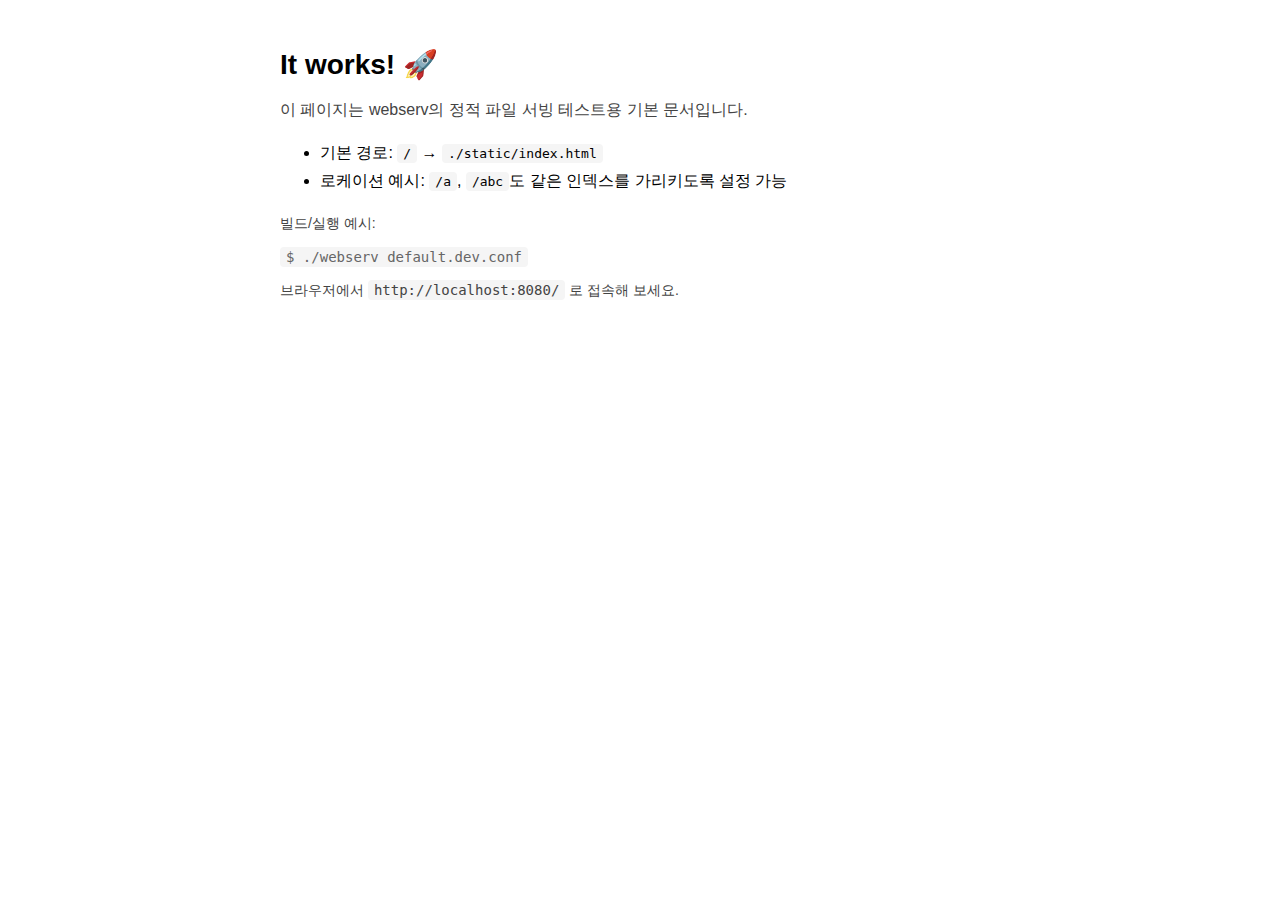
<file: static/index.html>
<!doctype html>
<html lang="ko">
  <head>
    <meta charset="utf-8" />
    <meta name="viewport" content="width=device-width, initial-scale=1" />
    <title>webserv static</title>
    <style>
      html, body { margin: 0; padding: 0; font-family: -apple-system, BlinkMacSystemFont, Segoe UI, Roboto, Noto Sans, Apple SD Gothic Neo, sans-serif; }
      .wrap { max-width: 720px; margin: 48px auto; padding: 0 16px; }
      h1 { font-size: 28px; margin: 0 0 8px; }
      p { color: #444; line-height: 1.6; }
      code { background: #f5f5f5; padding: 2px 6px; border-radius: 4px; }
      .note { margin-top: 16px; font-size: 14px; color: #666; }
      ul { line-height: 1.8; }
      a { color: #1565c0; text-decoration: none; }
      a:hover { text-decoration: underline; }
    </style>
  </head>
  <body>
    <div class="wrap">
      <h1>It works! 🚀</h1>
      <p>이 페이지는 webserv의 정적 파일 서빙 테스트용 기본 문서입니다.</p>
      <ul>
        <li>기본 경로: <code>/</code> → <code>./static/index.html</code></li>
        <li>로케이션 예시: <code>/a</code>, <code>/abc</code>도 같은 인덱스를 가리키도록 설정 가능</li>
      </ul>
      <div class="note">
        <p>빌드/실행 예시:</p>
        <pre><code>$ ./webserv default.dev.conf</code></pre>
        <p>브라우저에서 <code>http://localhost:8080/</code> 로 접속해 보세요.</p>
      </div>
    </div>
  </body>
  </html>
</file>
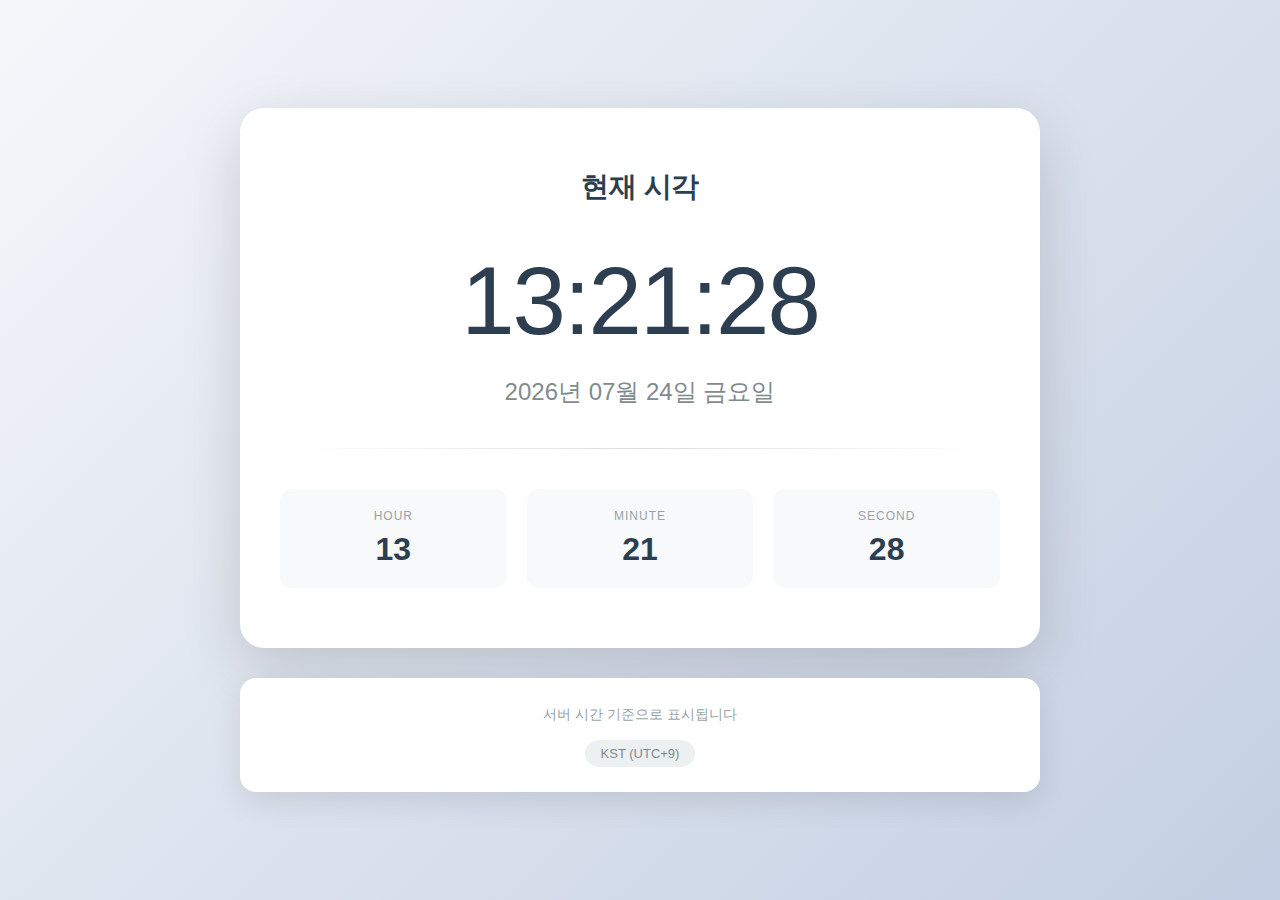
<file: var/www/clock/index.html>
<!DOCTYPE html>
<html lang="ko">
<head>
    <meta charset="UTF-8">
    <meta name="viewport" content="width=device-width, initial-scale=1.0">
    <title>현재 시각</title>
    <style>
        * {
            margin: 0;
            padding: 0;
            box-sizing: border-box;
        }
        body {
            font-family: -apple-system, BlinkMacSystemFont, 'Segoe UI', sans-serif;
            background: linear-gradient(135deg, #f5f7fa 0%, #c3cfe2 100%);
            color: #333;
            padding: 40px 20px;
            min-height: 100vh;
            display: flex;
            align-items: center;
            justify-content: center;
        }
        .container {
            max-width: 800px;
            width: 100%;
        }
        .clock-card {
            background: white;
            padding: 60px 40px;
            border-radius: 24px;
            box-shadow: 0 20px 60px rgba(0, 0, 0, 0.15);
            text-align: center;
            margin-bottom: 30px;
        }
        h1 {
            font-size: 28px;
            margin-bottom: 40px;
            color: #2c3e50;
            font-weight: 600;
            letter-spacing: -0.5px;
        }
        .time-display {
            font-size: 96px;
            font-weight: 200;
            color: #2c3e50;
            margin-bottom: 20px;
            font-variant-numeric: tabular-nums;
            letter-spacing: -2px;
        }
        .date-display {
            font-size: 24px;
            color: #7f8c8d;
            margin-bottom: 40px;
            font-weight: 400;
        }
        .divider {
            height: 1px;
            background: linear-gradient(to right, transparent, #ddd, transparent);
            margin: 40px 0;
        }
        .info-grid {
            display: grid;
            grid-template-columns: repeat(3, 1fr);
            gap: 20px;
        }
        .info-item {
            background: #f8f9fa;
            padding: 20px;
            border-radius: 12px;
            text-align: center;
        }
        .info-label {
            font-size: 12px;
            color: #95a5a6;
            text-transform: uppercase;
            letter-spacing: 1px;
            margin-bottom: 8px;
        }
        .info-value {
            font-size: 32px;
            font-weight: 600;
            color: #2c3e50;
        }
        .footer-card {
            background: white;
            padding: 25px;
            border-radius: 16px;
            box-shadow: 0 10px 30px rgba(0, 0, 0, 0.1);
            text-align: center;
        }
        .footer-text {
            color: #95a5a6;
            font-size: 14px;
            line-height: 1.6;
        }
        .timezone {
            display: inline-block;
            background: #ecf0f1;
            padding: 6px 16px;
            border-radius: 20px;
            font-size: 13px;
            color: #7f8c8d;
            margin-top: 15px;
        }
    </style>
</head>
<body>
    <div class="container">
        <div class="clock-card">
            <h1>현재 시각</h1>
            
            <div class="time-display" id="timeDisplay">--:--:--</div>
            <div class="date-display" id="dateDisplay">----년 --월 --일</div>
            
            <div class="divider"></div>
            
            <div class="info-grid">
                <div class="info-item">
                    <div class="info-label">Hour</div>
                    <div class="info-value" id="hours">--</div>
                </div>
                <div class="info-item">
                    <div class="info-label">Minute</div>
                    <div class="info-value" id="minutes">--</div>
                </div>
                <div class="info-item">
                    <div class="info-label">Second</div>
                    <div class="info-value" id="seconds">--</div>
                </div>
            </div>
        </div>
        
        <div class="footer-card">
            <p class="footer-text">서버 시간 기준으로 표시됩니다</p>
            <div class="timezone" id="timezone">KST (UTC+9)</div>
        </div>
    </div>

    <script>
        function updateTime() {
            const now = new Date();
            
            const hours = String(now.getHours()).padStart(2, '0');
            const minutes = String(now.getMinutes()).padStart(2, '0');
            const seconds = String(now.getSeconds()).padStart(2, '0');
            
            document.getElementById('timeDisplay').textContent = 
                `${hours}:${minutes}:${seconds}`;
            
            document.getElementById('hours').textContent = hours;
            document.getElementById('minutes').textContent = minutes;
            document.getElementById('seconds').textContent = seconds;
            
            const year = now.getFullYear();
            const month = String(now.getMonth() + 1).padStart(2, '0');
            const date = String(now.getDate()).padStart(2, '0');
            const days = ['일', '월', '화', '수', '목', '금', '토'];
            const day = days[now.getDay()];
            
            document.getElementById('dateDisplay').textContent = 
                `${year}년 ${month}월 ${date}일 ${day}요일`;
        }
        
        updateTime();
        setInterval(updateTime, 1000);
    </script>
</body>
</html>
</file>
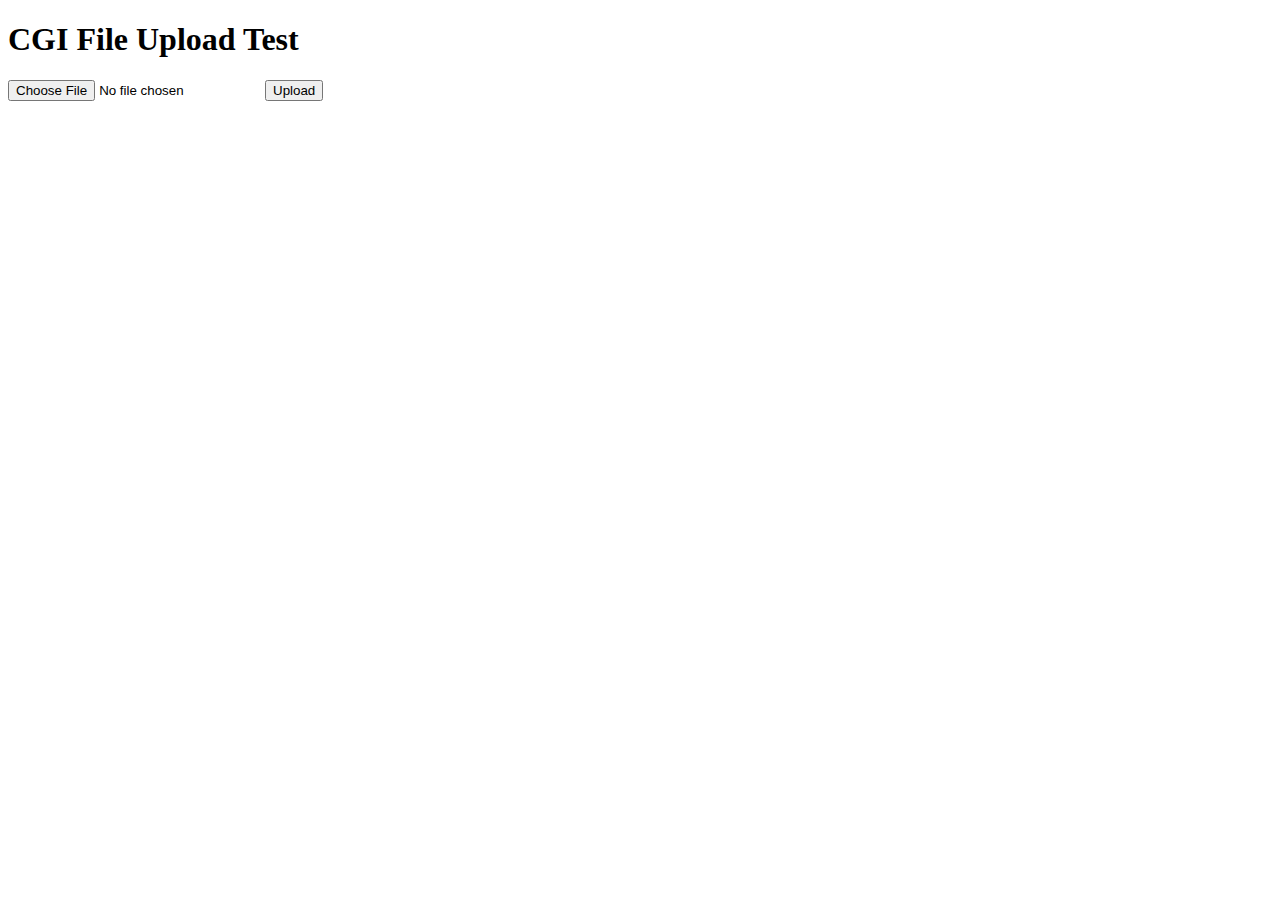
<file: var/www/html/upload.html>
<!DOCTYPE html>
<html>
<head>
    <meta charset="UTF-8">
    <title>File Upload Test</title>
</head>
<body>
    <h1>CGI File Upload Test</h1>
    <form action="/cgi-bin/upload.py" method="POST" enctype="multipart/form-data">
        <input type="file" name="file" required>
        <button type="submit">Upload</button>
    </form>
</body>
</html>
</file>
